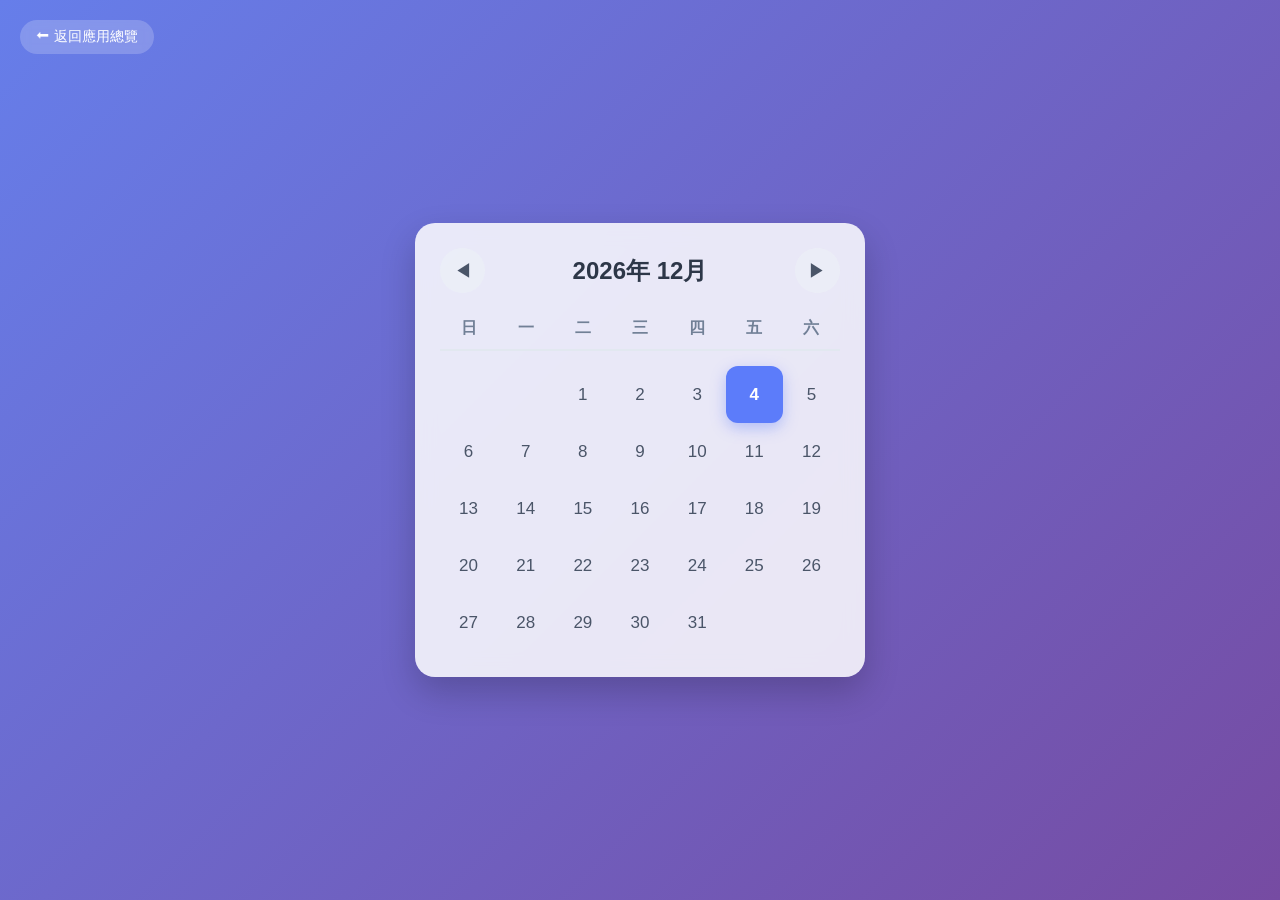
<file: calendar-app/index.html>
<!DOCTYPE html>
<html lang="zh-TW">
<head>
    <meta charset="UTF-8">
    <meta name="viewport" content="width=device-width, initial-scale=1.0">
    <title>互動式動態日曆</title>
    <link rel="stylesheet" href="style.css">
</head>
<body>

    <a href="../index.html" class="back-home">⬅ 返回應用總覽</a>

    <div class="calendar-container">
        <div class="calendar-header">
            <button id="prev-month">◀</button>
            <h2 id="month-year-display">2026年 6月</h2>
            <button id="next-month">▶</button>
        </div>

        <div class="weekdays">
            <div>日</div>
            <div>一</div>
            <div>二</div>
            <div>三</div>
            <div>四</div>
            <div>五</div>
            <div>六</div>
        </div>

        <div id="calendar-days" class="days"></div>
    </div>

    <script src="script.js"></script>
</body>
</html>
</file>
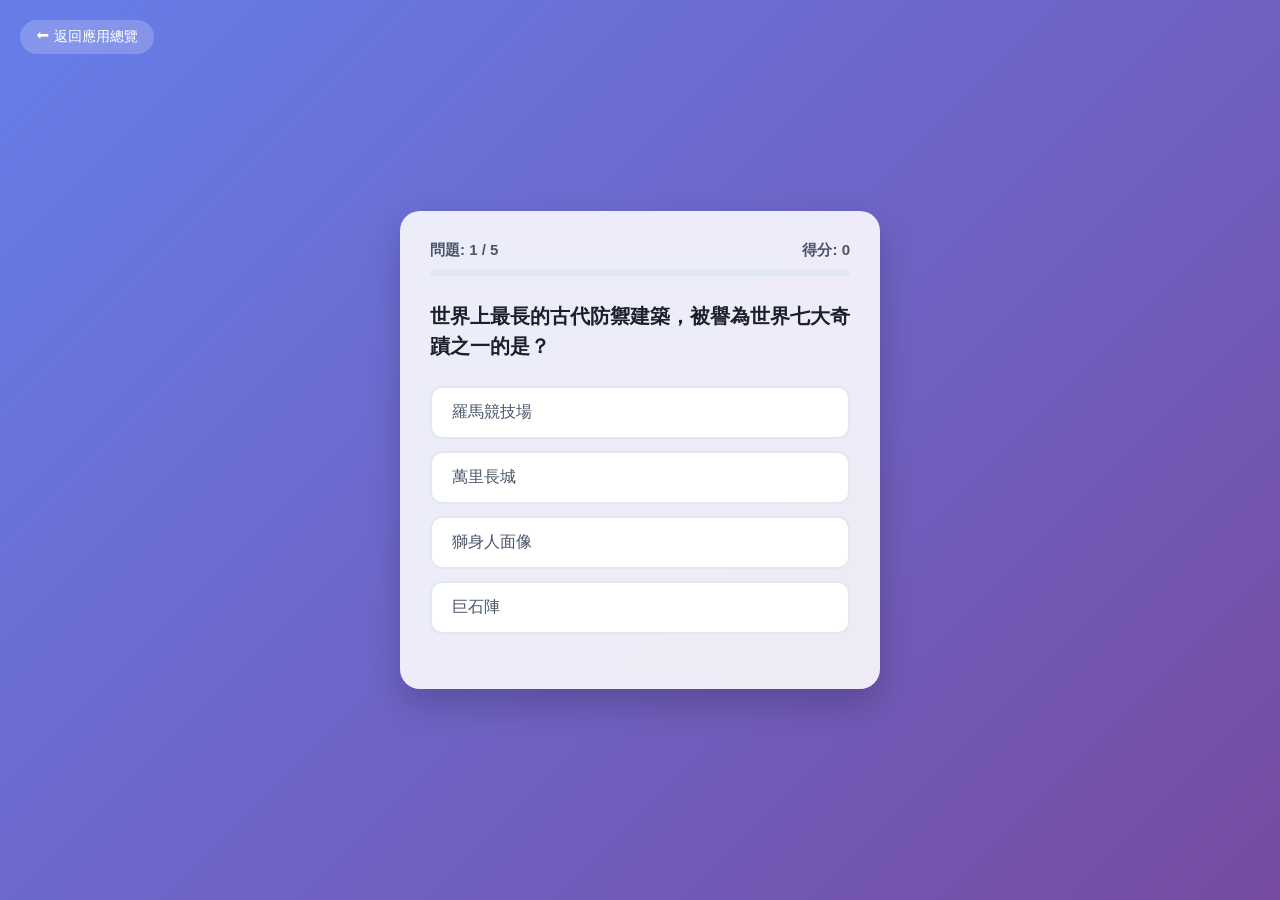
<file: history-quiz/index.html>
<!DOCTYPE html>
<html lang="zh-TW">
<head>
    <meta charset="UTF-8">
    <meta name="viewport" content="width=device-width, initial-scale=1.0">
    <title>精選歷史知識挑戰賽</title>
    <link rel="stylesheet" href="style.css">
</head>
<body>

    <a href="../index.html" class="back-home">⬅ 返回應用總覽</a>

    <div class="quiz-container">
        <div class="quiz-header">
            <div class="progress-text">問題: <span id="current-question">1</span> / <span id="total-questions">0</span></div>
            <div class="score-text">得分: <span id="score">0</span></div>
        </div>

        <div class="progress-bar-bg">
            <div id="progress-bar-fill"></div>
        </div>

        <div class="question-section">
            <h2 id="question-text">載入題目中...</h2>
        </div>

        <div id="options-container" class="options-grid">
            </div>

        <button id="next-btn" class="next-btn hidden">下一題 ➔</button>

        <div id="result-screen" class="result-overlay hidden">
            <h2 id="result-title">💥 挑戰結束 💥</h2>
            <div class="result-score-box">
                <p>你的最終得分</p>
                <h1 id="final-score">0</h1>
            </div>
            <p id="result-evaluation">評語載入中...</p>
            <button id="restart-btn">重新挑戰</button>
        </div>
    </div>

    <script src="script.js"></script>
</body>
</html>
</file>
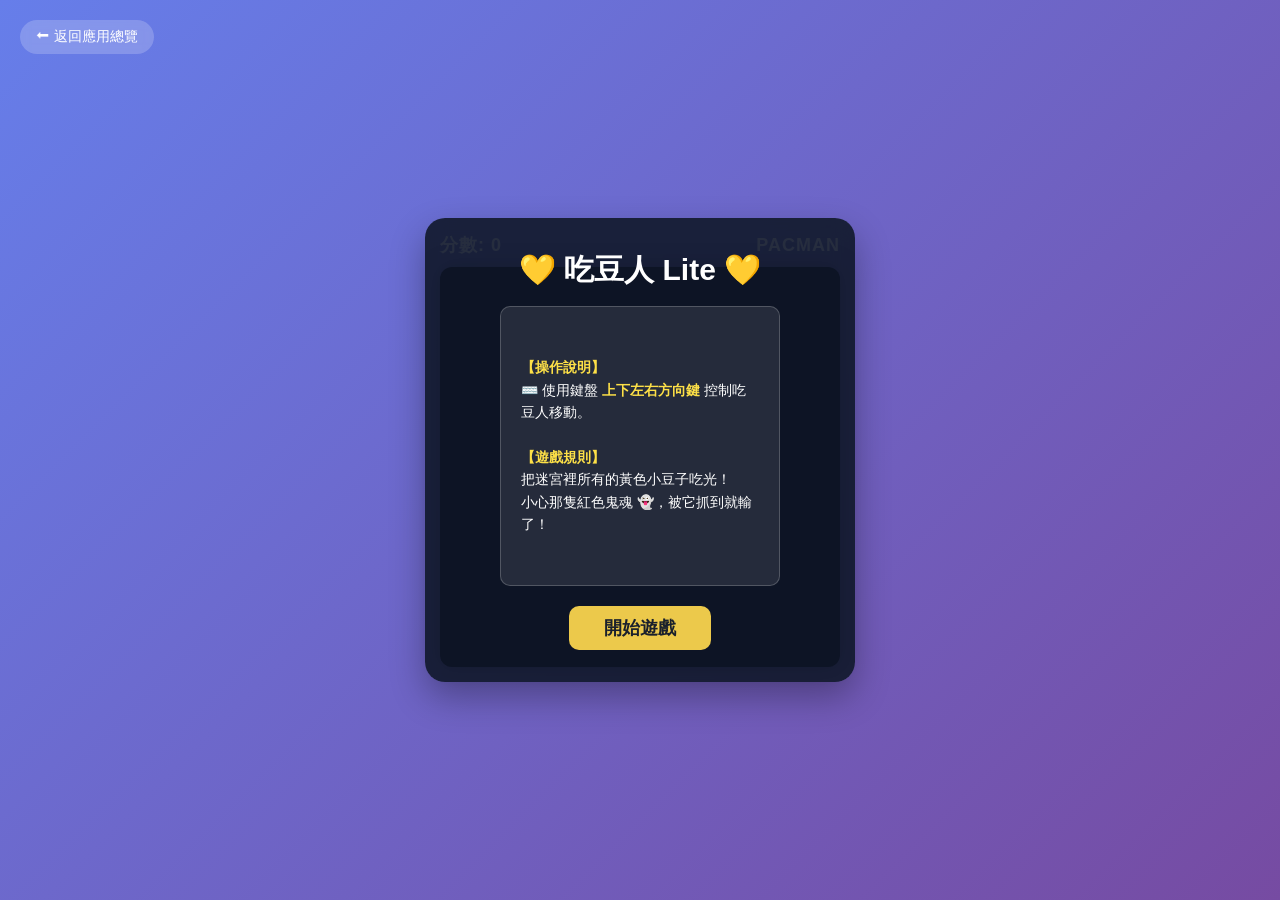
<file: pacman-lite/index.html>
<!DOCTYPE html>
<html lang="zh-TW">
<head>
    <meta charset="UTF-8">
    <meta name="viewport" content="width=device-width, initial-scale=1.0">
    <title>吃豆人 輕量版</title>
    <link rel="stylesheet" href="style.css">
</head>
<body>

    <a href="../index.html" class="back-home">⬅ 返回應用總覽</a>

    <div class="game-container">
        <div class="top-bar">
            <div class="score-board">分數: <span id="score">0</span></div>
            <div class="title-board">PACMAN</div>
        </div>
        
        <canvas id="gameCanvas" width="400" height="400"></canvas>

        <div id="start-screen" class="game-overlay">
            <h2>💛 吃豆人 Lite 💛</h2>
            <div class="instructions">
                <p><strong>【操作說明】</strong></p>
                <p>⌨️ 使用鍵盤 <strong>上下左右方向鍵</strong> 控制吃豆人移動。</p>
                <br>
                <p><strong>【遊戲規則】</strong></p>
                <p>把迷宮裡所有的黃色小豆子吃光！</p>
                <p>小心那隻紅色鬼魂 👻，被它抓到就輸了！</p>
            </div>
            <button id="start-btn">開始遊戲</button>
        </div>

        <div id="game-over-screen" class="game-overlay hidden">
            <h2 id="end-title">💥 遊戲結束 💥</h2>
            <p>最終得分: <span id="final-score">0</span></p>
            <button id="restart-btn">再玩一次</button>
        </div>
    </div>

    <script src="script.js"></script>
</body>
</html>
</file>
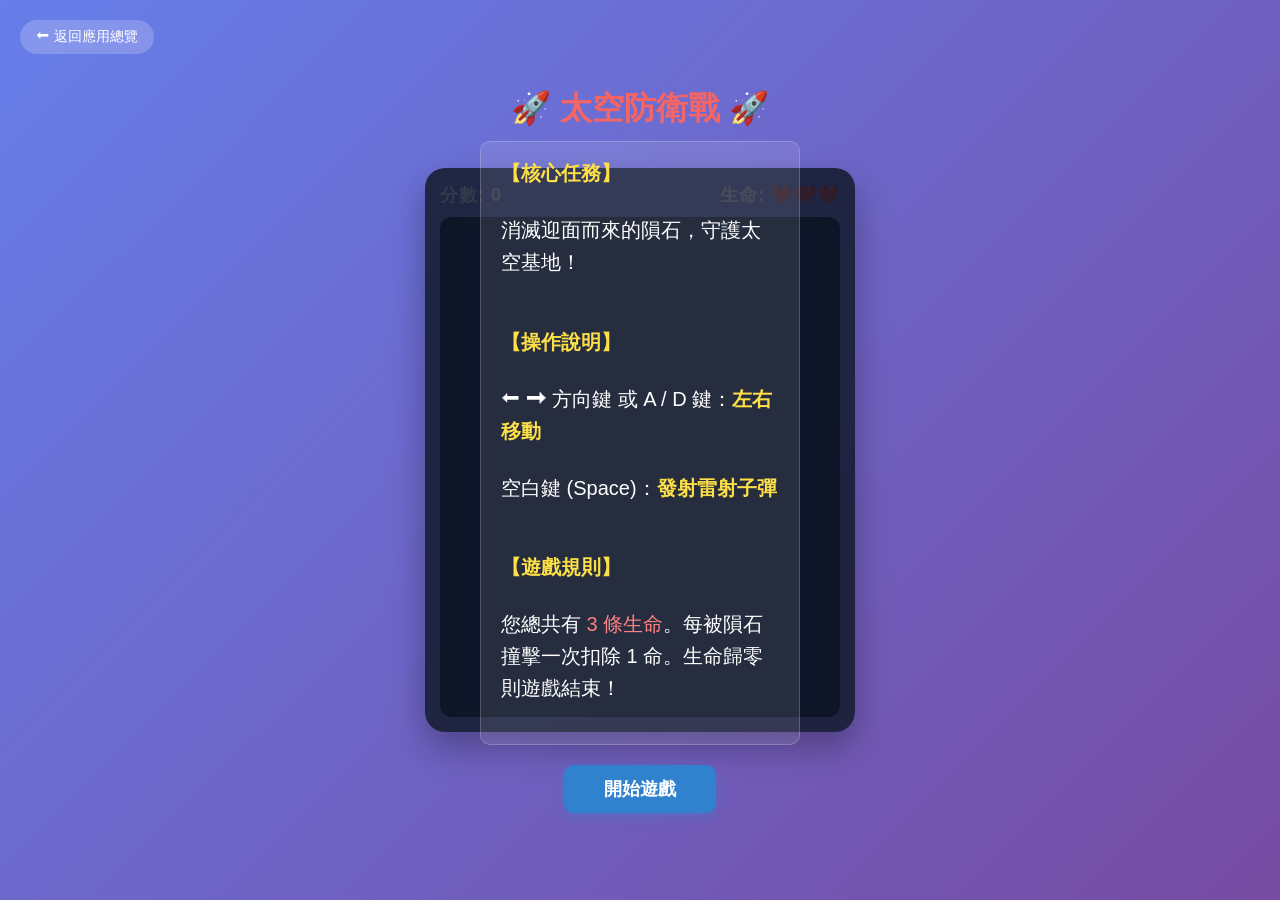
<file: spaceship-shooter/index.html>
<!DOCTYPE html>
<html lang="zh-TW">
<head>
    <meta charset="UTF-8">
    <meta name="viewport" content="width=device-width, initial-scale=1.0">
    <title>太空船射擊遊戲</title>
    <link rel="stylesheet" href="style.css">
</head>
<body>

    <a href="../index.html" class="back-home">⬅ 返回應用總覽</a>

    <div class="game-container">
        <div class="top-bar">
            <div class="score-board">分數: <span id="score">0</span></div>
            <div class="lives-board">生命: <span id="lives">❤️❤️❤️</span></div>
        </div>
        
        <canvas id="gameCanvas" width="400" height="500"></canvas>

        <div id="start-screen" class="game-overlay">
            <h2>🚀 太空防衛戰 🚀</h2>
            <div class="instructions">
                <p><strong>【核心任務】</strong></p>
                <p>消滅迎面而來的隕石，守護太空基地！</p>
                <br>
                <p><strong>【操作說明】</strong></p>
                <p>⬅ ➡ 方向鍵 或 A / D 鍵：<strong>左右移動</strong></p>
                <p>空白鍵 (Space)：<strong>發射雷射子彈</strong></p>
                <br>
                <p><strong>【遊戲規則】</strong></p>
                <p>您總共有 <span style="color: #fc8181;">3 條生命</span>。每被隕石撞擊一次扣除 1 命。生命歸零則遊戲結束！</p>
            </div>
            <button id="start-btn">開始遊戲</button>
        </div>

        <div id="game-over-screen" class="game-overlay hidden">
            <h2>💥 戰機被毀 💥</h2>
            <p>最終得分: <span id="final-score">0</span></p>
            <button id="restart-btn">重新開始</button>
        </div>
    </div>

    <script src="script.js"></script>
</body>
</html>
</file>
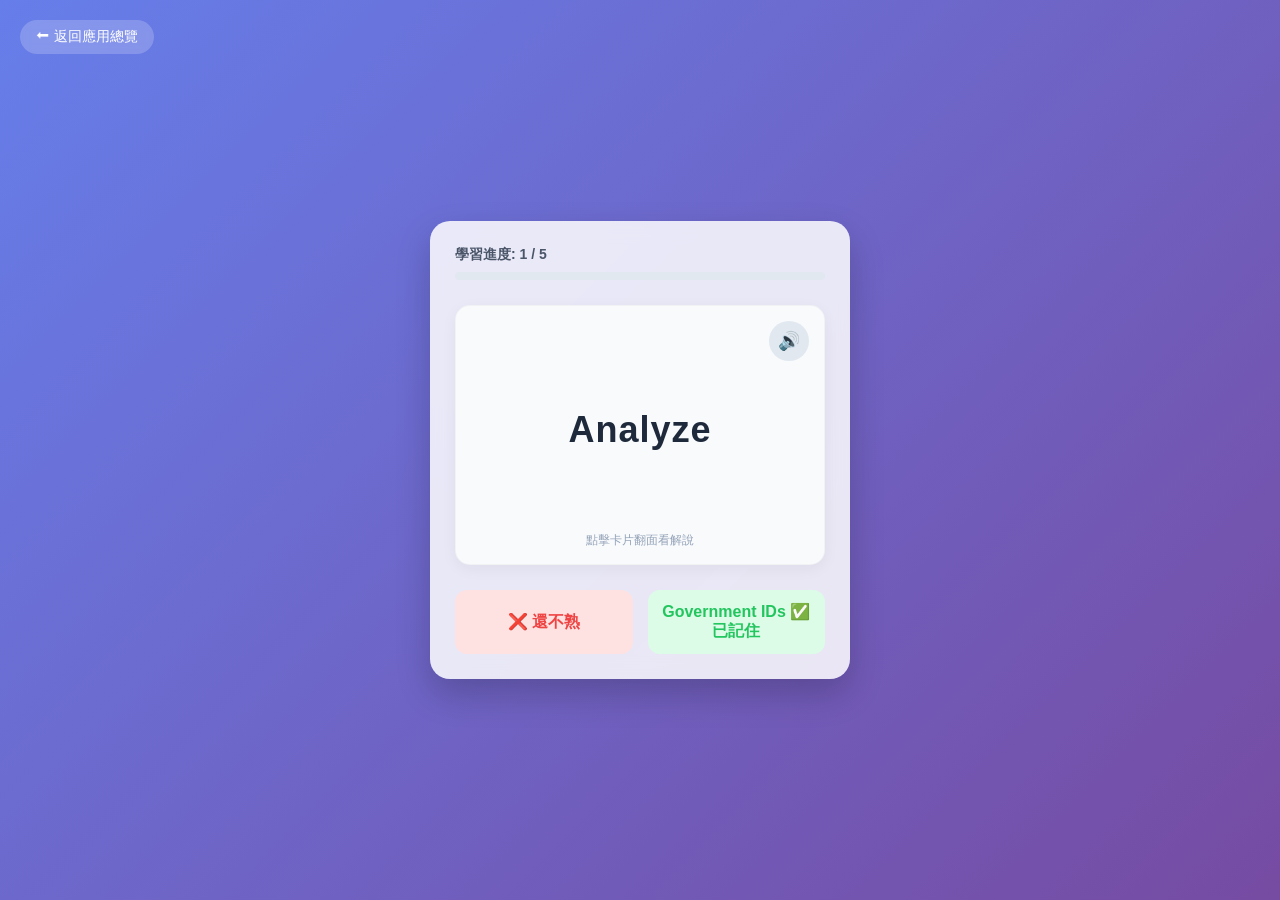
<file: vocab-learning/index.html>
<!DOCTYPE html>
<html lang="zh-TW">
<head>
    <meta charset="UTF-8">
    <meta name="viewport" content="width=device-width, initial-scale=1.0">
    <title>核心單字卡學習系統</title>
    <link rel="stylesheet" href="style.css">
</head>
<body>

    <a href="../index.html" class="back-home">⬅ 返回應用總覽</a>

    <div class="vocab-container">
        <div class="progress-section">
            <div class="progress-text">學習進度: <span id="current-index">1</span> / <span id="total-count">0</span></div>
            <div class="progress-bar-bg">
                <div id="progress-bar-fill"></div>
            </div>
        </div>

        <div class="card-wrapper">
            <div id="vocab-card" class="vocab-card">
                <div class="card-face card-front">
                    <button id="pronounce-btn" class="audio-btn">🔊</button>
                    <h1 id="word-text">Word</h1>
                    <p class="hint-text">點擊卡片翻面看解說</p>
                </div>
                <div class="card-face card-back">
                    <h2 id="translation-text">中文翻譯</h2>
                    <div class="example-box">
                        <p><strong>例句：</strong></p>
                        <p id="example-en">English example sentence.</p>
                        <p id="example-zh" class="example-zh">中文例句翻譯。</p>
                    </div>
                    <p class="hint-text">點擊卡片可翻回正面</p>
                </div>
            </div>
        </div>

        <div class="control-actions">
            <button id="forgot-btn" class="action-btn forgot">❌ 還不熟</button>
            <button id="mastered-btn" class="action-btn mastered"> Government IDs ✅ 已記住</button>
        </div>

        <div id="result-overlay" class="result-screen hidden">
            <h2>🎉 學習完成！ 🎉</h2>
            <p>本次統計結果：</p>
            <div class="summary-box">
                <p>✅ 輕輕鬆鬆記住：<span id="mastered-score" class="count-bold text-green">0</span> 個</p>
                <p>❌ 還需要再努力：<span id="forgot-score" class="count-bold text-red">0</span> 個</p>
            </div>
            <button id="restart-btn">重新複習</button>
        </div>
    </div>

    <script src="script.js"></script>
</body>
</html>
</file>
<file: calendar-app/style.css>
* {
    margin: 0;
    padding: 0;
    box-sizing: border-box;
    font-family: 'Segoe UI', Arial, sans-serif;
}

body {
    min-height: 100vh;
    /* 🏆 核心修正：替換為與天氣預報一樣的紫色漸層背景 🏆 */
    background: linear-gradient(135deg, #667eea 0%, #764ba2 100%);
    display: flex;
    justify-content: center;
    align-items: center;
    position: relative;
    padding: 20px;
}

/* 返回首頁按鈕 */
.back-home {
    position: absolute;
    top: 20px;
    left: 20px;
    /* 🏆 核心修正：將文字顏色設為白色，在深色背景上更清晰 🏆 */
    color: white;
    text-decoration: none;
    font-size: 14px;
    /* 🏆 核心修正：使用與天氣預報一樣的半透明白色背景 🏆 */
    background: rgba(255, 255, 255, 0.2);
    padding: 8px 16px;
    border-radius: 20px;
    backdrop-filter: blur(5px);
    transition: background 0.3s;
    z-index: 100;
}

.back-home:hover {
    background: rgba(255, 255, 255, 0.4);
}

/* 日曆主卡片 (沿用原本的白色毛玻璃質感) */
.calendar-container {
    /* 🏆 核心修正：使用與天氣預報一樣的毛玻璃質感卡片 🏆 */
    background: rgba(255, 255, 255, 0.85);
    width: 100%;
    max-width: 450px;
    border-radius: 20px;
    box-shadow: 0 15px 35px rgba(0, 0, 0, 0.2);
    backdrop-filter: blur(10px);
    padding: 25px;
}

/* 頂部控制列 */
.calendar-header {
    display: flex;
    justify-content: space-between;
    align-items: center;
    margin-bottom: 25px;
}

.calendar-header h2 {
    font-size: 24px;
    color: #2d3748;
}

.calendar-header button {
    /* 🏆 核心修正：讓按鈕背景稍微透明 🏆 */
    background: rgba(237, 242, 247, 0.6);
    border: none;
    color: #4a5568;
    width: 45px;
    height: 45px;
    border-radius: 50%;
    font-size: 18px;
    cursor: pointer;
    transition: all 0.2s;
    display: flex;
    justify-content: center;
    align-items: center;
}

.calendar-header button:hover {
    background: #5c7cfa;
    color: white;
}

/* 核心 Grid 設定 */
.weekdays, .days {
    display: grid !important;
    grid-template-columns: repeat(7, 1fr) !important;
    text-align: center;
}

/* 星期欄位 */
.weekdays {
    font-weight: bold;
    color: #718096;
    margin-bottom: 15px;
    border-bottom: 2px solid #e2e8f0;
    padding-bottom: 10px;
}

/* 日期網格樣式 */
.days div {
    aspect-ratio: 1 / 1;
    display: flex;
    justify-content: center;
    align-items: center;
    color: #4a5568;
    font-size: 17px;
    cursor: pointer;
    border-radius: 12px;
    transition: background 0.2s, color 0.2s;
}

/* 懸停效果 */
.days div:not(.empty):hover {
    background: #edf2f7;
    color: #5c7cfa;
}

/* 今天的日期高亮顯示 */
.days div.today {
    background: #5c7cfa;
    color: white;
    font-weight: bold;
    box-shadow: 0 5px 15px rgba(92, 124, 250, 0.4);
}

/* 空白格樣式 */
.days div.empty {
    cursor: default;
}
</file>
<file: history-quiz/style.css>
* {
    margin: 0;
    padding: 0;
    box-sizing: border-box;
    font-family: 'Segoe UI', Arial, sans-serif;
}

body {
    min-height: 100vh;
    background: linear-gradient(135deg, #667eea 0%, #764ba2 100%);
    display: flex;
    justify-content: center;
    align-items: center;
    position: relative;
    padding: 20px;
}

/* 返回首頁按鈕 */
.back-home {
    position: absolute;
    top: 20px;
    left: 20px;
    color: white;
    text-decoration: none;
    font-size: 14px;
    background: rgba(255, 255, 255, 0.2);
    padding: 8px 16px;
    border-radius: 20px;
    backdrop-filter: blur(5px);
    transition: background 0.3s;
    z-index: 100;
}

.back-home:hover {
    background: rgba(255, 255, 255, 0.4);
}

/* 測驗主容器卡片 */
.quiz-container {
    position: relative;
    background: rgba(255, 255, 255, 0.88);
    width: 100%;
    max-width: 480px;
    border-radius: 20px;
    box-shadow: 0 15px 35px rgba(0, 0, 0, 0.2);
    backdrop-filter: blur(10px);
    padding: 30px;
}

/* 頂部資訊列 */
.quiz-header {
    display: flex;
    justify-content: space-between;
    align-items: center;
    font-size: 15px;
    color: #4a5568;
    font-weight: bold;
    margin-bottom: 10px;
}

/* 進度條 */
.progress-bar-bg {
    width: 100%;
    height: 6px;
    background: #e2e8f0;
    border-radius: 3px;
    overflow: hidden;
    margin-bottom: 25px;
}

#progress-bar-fill {
    width: 0%;
    height: 100%;
    background: #764ba2;
    transition: width 0.3s ease;
}

/* 題目文字區 */
.question-section {
    margin-bottom: 25px;
}

#question-text {
    font-size: 20px;
    color: #1a202c;
    line-height: 1.5;
}

/* 選項網格 */
.options-grid {
    display: flex;
    flex-direction: column;
    gap: 12px;
    margin-bottom: 25px;
}

/* 選項按鈕通用樣式 */
.option-btn {
    background: #ffffff;
    border: 2px solid #e2e8f0;
    border-radius: 12px;
    padding: 14px 20px;
    font-size: 16px;
    text-align: left;
    color: #4a5568;
    cursor: pointer;
    transition: all 0.2s ease;
    font-weight: 500;
}

/* 懸停效果 (僅在未點擊答題前有效) */
.option-btn:hover:not([disabled]) {
    background: #f7fafc;
    border-color: #667eea;
    color: #667eea;
    transform: translateY(-1px);
}

/* 🏆 核心樣式：答對與答錯的反饋 🏆 */
.option-btn.correct {
    background: #dcfce7 !important;
    border-color: #22c55e !important;
    color: #15803d !important;
}

.option-btn.wrong {
    background: #fee2e2 !important;
    border-color: #ef4444 !important;
    color: #b91c1c !important;
}

/* 下一題按鈕 */
.next-btn {
    width: 100%;
    background: #764ba2;
    color: white;
    border: none;
    border-radius: 12px;
    padding: 14px;
    font-size: 16px;
    font-weight: bold;
    cursor: pointer;
    transition: background 0.2s;
}

.next-btn:hover {
    background: #5a3285;
}

/* 結算覆蓋畫面 */
.result-overlay {
    position: absolute;
    top: 0;
    left: 0;
    width: 100%;
    height: 100%;
    background: #ffffff;
    border-radius: 20px;
    display: flex;
    flex-direction: column;
    justify-content: center;
    align-items: center;
    padding: 30px;
    z-index: 10;
    text-align: center;
}

#result-title {
    font-size: 28px;
    color: #2d3748;
    margin-bottom: 20px;
}

.result-score-box {
    background: #f7fafc;
    border: 2px solid #e2e8f0;
    padding: 20px 50px;
    border-radius: 15px;
    margin-bottom: 15px;
}

.result-score-box p {
    font-size: 14px;
    color: #718096;
    text-transform: uppercase;
    letter-spacing: 1px;
}

#final-score {
    font-size: 54px;
    color: #764ba2;
    margin-top: 5px;
}

#result-evaluation {
    font-size: 16px;
    color: #4a5568;
    font-weight: bold;
    margin-bottom: 35px;
}

#restart-btn {
    background: #667eea;
    color: white;
    border: none;
    padding: 12px 40px;
    font-size: 16px;
    font-weight: bold;
    border-radius: 10px;
    cursor: pointer;
    transition: background 0.2s;
}

#restart-btn:hover {
    background: #5a6fd6;
}

.hidden {
    display: none !important;
}
</file>
<file: pacman-lite/style.css>
* {
    margin: 0;
    padding: 0;
    box-sizing: border-box;
    font-family: 'Segoe UI', Arial, sans-serif;
}

body {
    min-height: 100vh;
    background: linear-gradient(135deg, #667eea 0%, #764ba2 100%);
    display: flex;
    justify-content: center;
    align-items: center;
    position: relative;
    overflow: hidden;
}

/* 返回首頁按鈕 */
.back-home {
    position: absolute;
    top: 20px;
    left: 20px;
    color: white;
    text-decoration: none;
    font-size: 14px;
    background: rgba(255, 255, 255, 0.2);
    padding: 8px 16px;
    border-radius: 20px;
    backdrop-filter: blur(5px);
    transition: background 0.3s;
    z-index: 100;
}

.back-home:hover {
    background: rgba(255, 255, 255, 0.4);
}

/* 遊戲外殼容器 */
.game-container {
    position: relative;
    background: rgba(255, 255, 255, 0.1);
    padding: 15px;
    border-radius: 20px;
    box-shadow: 0 15px 35px rgba(0, 0, 0, 0.3);
    backdrop-filter: blur(10px);
}

/* 頂部資訊列 */
.top-bar {
    display: flex;
    justify-content: space-between;
    align-items: center;
    color: white;
    font-size: 18px;
    font-weight: bold;
    margin-bottom: 10px;
    letter-spacing: 1px;
}

/* Canvas 遊戲視窗 */
#gameCanvas {
    background: #000000; /* 經典吃豆人純黑底色 */
    border-radius: 12px;
    display: block;
    box-shadow: 0 0 20px rgba(0,0,0,0.5);
}

/* 遊戲覆蓋畫面 */
.game-overlay {
    position: absolute;
    top: 0;
    left: 0;
    width: 100%;
    height: 100%;
    background: rgba(15, 23, 42, 0.9);
    border-radius: 20px;
    display: flex;
    flex-direction: column;
    justify-content: center;
    align-items: center;
    color: white;
    padding: 20px;
}

.game-overlay h2 {
    font-size: 30px;
    margin-bottom: 15px;
}

/* 正方形操作說明區 */
.instructions {
    background: rgba(255, 255, 255, 0.1);
    border: 1px solid rgba(255, 255, 255, 0.2);
    border-radius: 10px;
    text-align: left;
    font-size: 14px;
    line-height: 1.6;
    margin-bottom: 20px;
    width: 280px;
    aspect-ratio: 1 / 1;
    display: flex;
    flex-direction: column;
    justify-content: center;
    padding: 20px;
}

.instructions strong {
    color: #fde047;
}

#start-btn, #restart-btn {
    background: #ecc94b;
    color: #1a202c;
    border: none;
    padding: 10px 35px;
    font-size: 18px;
    font-weight: bold;
    border-radius: 10px;
    cursor: pointer;
    transition: transform 0.2s, background 0.2s;
}

#start-btn:hover, #restart-btn:hover {
    background: #d69e2e;
    transform: scale(1.05);
}

.hidden {
    display: none !important;
}
</file>
<file: spaceship-shooter/style.css>
* {
    margin: 0;
    padding: 0;
    box-sizing: border-box;
    font-family: 'Segoe UI', Arial, sans-serif;
}

body {
    min-height: 100vh;
    background: linear-gradient(135deg, #667eea 0%, #764ba2 100%);
    display: flex;
    justify-content: center;
    align-items: center;
    position: relative;
    overflow: hidden;
}

/* 返回首頁按鈕 */
.back-home {
    position: absolute;
    top: 20px;
    left: 20px;
    color: white;
    text-decoration: none;
    font-size: 14px;
    background: rgba(255, 255, 255, 0.2);
    padding: 8px 16px;
    border-radius: 20px;
    backdrop-filter: blur(5px);
    transition: background 0.3s;
    z-index: 100;
}

.back-home:hover {
    background: rgba(255, 255, 255, 0.4);
}

/* 遊戲外殼容器 */
.game-container {
    position: relative;
    background: rgba(255, 255, 255, 0.1);
    padding: 15px;
    border-radius: 20px;
    box-shadow: 0 15px 35px rgba(0, 0, 0, 0.3);
    backdrop-filter: blur(10px);
}

/* 🏆 頂部資訊列（橫向排列） 🏆 */
.top-bar {
    display: flex;
    justify-content: space-between;
    align-items: center;
    color: white;
    font-size: 18px;
    font-weight: bold;
    margin-bottom: 10px;
    letter-spacing: 1px;
}

/* Canvas 遊戲視窗 */
#gameCanvas {
    background: #0f172a;
    border-radius: 12px;
    display: block;
    box-shadow: inset 0 0 20px rgba(0,0,0,0.6);
}

/* 遊戲結束覆蓋畫面 */
.game-overlay {
    position: absolute;
    top: 0;
    left: 0;
    width: 100%;
    height: 100%;
    background: rgba(15, 23, 42, 0.85);
    border-radius: 20px;
    display: flex;
    flex-direction: column;
    justify-content: center;
    align-items: center;
    color: white;
    animation: fadeIn 0.3s ease-in-out;
}

.game-overlay h2 {
    font-size: 32px;
    color: #f56565;
    margin-bottom: 10px;
}

.game-overlay p {
    font-size: 20px;
    margin-bottom: 25px;
}

#restart-btn {
    background: #48bb78;
    color: white;
    border: none;
    padding: 12px 30px;
    font-size: 18px;
    font-weight: bold;
    border-radius: 10px;
    cursor: pointer;
    transition: transform 0.2s, background 0.2s;
}

#restart-btn:hover {
    background: #38a169;
    transform: scale(1.05);
}

.hidden {
    display: none !important;
}

@keyframes fadeIn {
    from { opacity: 0; }
    to { opacity: 1; }
}

/* ...前面的 CSS 保持不變，直接在檔案最下方加上這段即可... */

/* 🏆 新增：遊玩說明文字排版 🏆 */
.instructions {
    background: rgba(255, 255, 255, 0.1);
    padding: 15px 20px;
    border-radius: 10px;
    max-width: 320px;
    text-align: left;
    font-size: 14px;
    line-height: 1.6;
    margin-bottom: 20px;
    border: 1px solid rgba(255, 255, 255, 0.2);
}

.instructions strong {
    color: #fde047; /* 黃色重點字 */
}

/* 讓開始按鈕跟重新開始按鈕有一樣漂亮的視覺 */
#start-btn {
    background: #3182ce;
    color: white;
    border: none;
    padding: 12px 40px;
    font-size: 18px;
    font-weight: bold;
    border-radius: 10px;
    cursor: pointer;
    transition: transform 0.2s, background 0.2s;
    box-shadow: 0 4px 12px rgba(49, 130, 206, 0.4);
}

#start-btn:hover {
    background: #2b6cb0;
    transform: scale(1.05);
}
</file>
<file: vocab-learning/style.css>
* {
    margin: 0;
    padding: 0;
    box-sizing: border-box;
    font-family: 'Segoe UI', Arial, sans-serif;
}

body {
    min-height: 100vh;
    background: linear-gradient(135deg, #667eea 0%, #764ba2 100%);
    display: flex;
    justify-content: center;
    align-items: center;
    position: relative;
    padding: 20px;
}

/* 返回首頁按鈕 */
.back-home {
    position: absolute;
    top: 20px;
    left: 20px;
    color: white;
    text-decoration: none;
    font-size: 14px;
    background: rgba(255, 255, 255, 0.2);
    padding: 8px 16px;
    border-radius: 20px;
    backdrop-filter: blur(5px);
    transition: background 0.3s;
    z-index: 100;
}

.back-home:hover {
    background: rgba(255, 255, 255, 0.4);
}

/* 主容器 */
.vocab-container {
    position: relative;
    background: rgba(255, 255, 255, 0.85);
    width: 100%;
    max-width: 420px;
    border-radius: 20px;
    box-shadow: 0 15px 35px rgba(0, 0, 0, 0.2);
    backdrop-filter: blur(10px);
    padding: 25px;
    display: flex;
    flex-direction: column;
    align-items: center;
}

/* 進度條樣式 */
.progress-section {
    width: 100%;
    margin-bottom: 25px;
}

.progress-text {
    font-size: 14px;
    color: #4a5568;
    margin-bottom: 8px;
    font-weight: bold;
}

.progress-bar-bg {
    width: 100%;
    height: 8px;
    background: #e2e8f0;
    border-radius: 4px;
    overflow: hidden;
}

#progress-bar-fill {
    width: 0%;
    height: 100%;
    background: #5c7cfa;
    transition: width 0.3s ease;
}

/* 3D 卡片視角與外殼 */
.card-wrapper {
    width: 100%;
    height: 260px;
    perspective: 1000px; /* 賦予 3D 空間透視感 */
    margin-bottom: 25px;
}

.vocab-card {
    width: 100%;
    height: 100%;
    position: relative;
    transform-style: preserve-3d;
    transition: transform 0.6s cubic-bezier(0.4, 0, 0.2, 1);
    cursor: pointer;
}

/* 當加上 .flipped 類別時翻轉 180 度 */
.vocab-card.flipped {
    transform: rotateY(180deg);
}

/* 卡片正面與反面共有樣式 */
.card-face {
    position: absolute;
    width: 100%;
    height: 100%;
    backface-visibility: hidden; /* 翻到背面時，隱藏正面 */
    border-radius: 15px;
    padding: 30px;
    display: flex;
    flex-direction: column;
    justify-content: center;
    align-items: center;
    box-shadow: 0 4px 15px rgba(0,0,0,0.05);
    border: 1px solid rgba(0,0,0,0.03);
}

/* 正面專屬 (淺藍底) */
.card-front {
    background: #f8fafc;
    color: #1e293b;
}

.card-front h1 {
    font-size: 36px;
    letter-spacing: 1px;
    margin-bottom: 10px;
    text-align: center;
}

/* 發音按鈕 */
.audio-btn {
    position: absolute;
    top: 15px;
    right: 15px;
    background: #e2e8f0;
    border: none;
    width: 40px;
    height: 40px;
    border-radius: 50%;
    font-size: 18px;
    cursor: pointer;
    transition: background 0.2s;
}

.audio-btn:hover {
    background: #cbd5e1;
}

/* 反面專屬 (深色微網格感) */
.card-back {
    background: #ffffff;
    color: #1e293b;
    transform: rotateY(180deg); /* 預先翻轉 180 度隱藏 */
}

.card-back h2 {
    font-size: 26px;
    color: #4f46e5;
    margin-bottom: 15px;
}

.example-box {
    background: #f1f5f9;
    padding: 12px 15px;
    border-radius: 8px;
    width: 100%;
    font-size: 14px;
    line-height: 1.5;
    color: #475569;
}

.example-zh {
    color: #64748b;
    margin-top: 4px;
}

.hint-text {
    position: absolute;
    bottom: 15px;
    font-size: 12px;
    color: #94a3b8;
}

/* 下方按鈕區 */
.control-actions {
    display: flex;
    width: 100%;
    gap: 15px;
}

.action-btn {
    flex: 1;
    border: none;
    padding: 12px;
    font-size: 16px;
    font-weight: bold;
    border-radius: 12px;
    cursor: pointer;
    transition: transform 0.1s, opacity 0.2s;
}

.action-btn:active {
    transform: scale(0.98);
}

.action-btn.forgot {
    background: #fee2e2;
    color: #ef4444;
}

.action-btn.mastered {
    background: #dcfce7;
    color: #22c55e;
}

.action-btn:hover {
    opacity: 0.9;
}

/* 結算覆蓋畫面 */
.result-screen {
    position: absolute;
    top: 0;
    left: 0;
    width: 100%;
    height: 100%;
    background: #ffffff;
    border-radius: 20px;
    display: flex;
    flex-direction: column;
    justify-content: center;
    align-items: center;
    padding: 30px;
    z-index: 10;
}

.result-screen h2 {
    font-size: 28px;
    color: #1e293b;
    margin-bottom: 20px;
}

.summary-box {
    width: 100%;
    max-width: 260px;
    background: #f8fafc;
    padding: 20px;
    border-radius: 12px;
    font-size: 16px;
    line-height: 2;
    margin-bottom: 30px;
}

.count-bold {
    font-weight: bold;
    font-size: 20px;
}

.text-green { color: #22c55e; }
.text-red { color: #ef4444; }

#restart-btn {
    background: #4f46e5;
    color: white;
    border: none;
    padding: 12px 40px;
    font-size: 16px;
    font-weight: bold;
    border-radius: 10px;
    cursor: pointer;
    transition: background 0.2s;
}

#restart-btn:hover {
    background: #4338ca;
}

.hidden {
    display: none !important;
}
</file>
